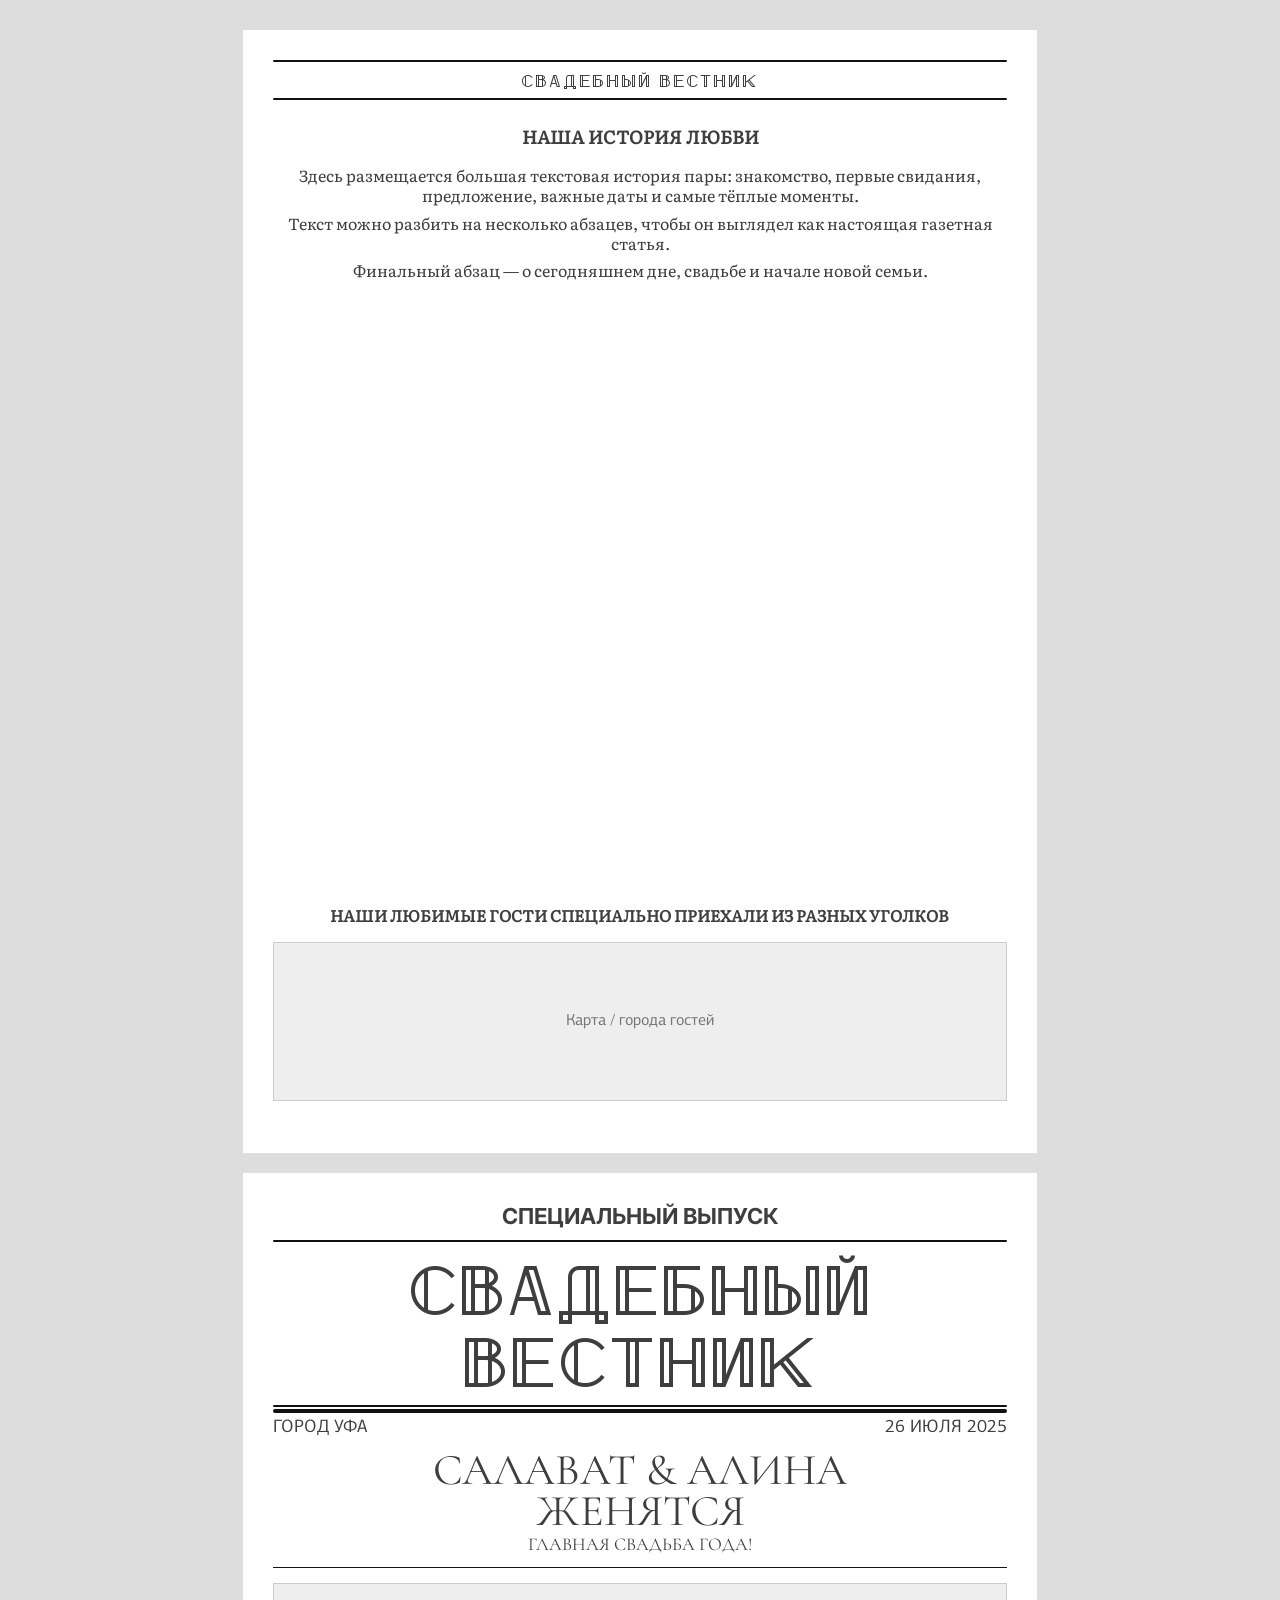
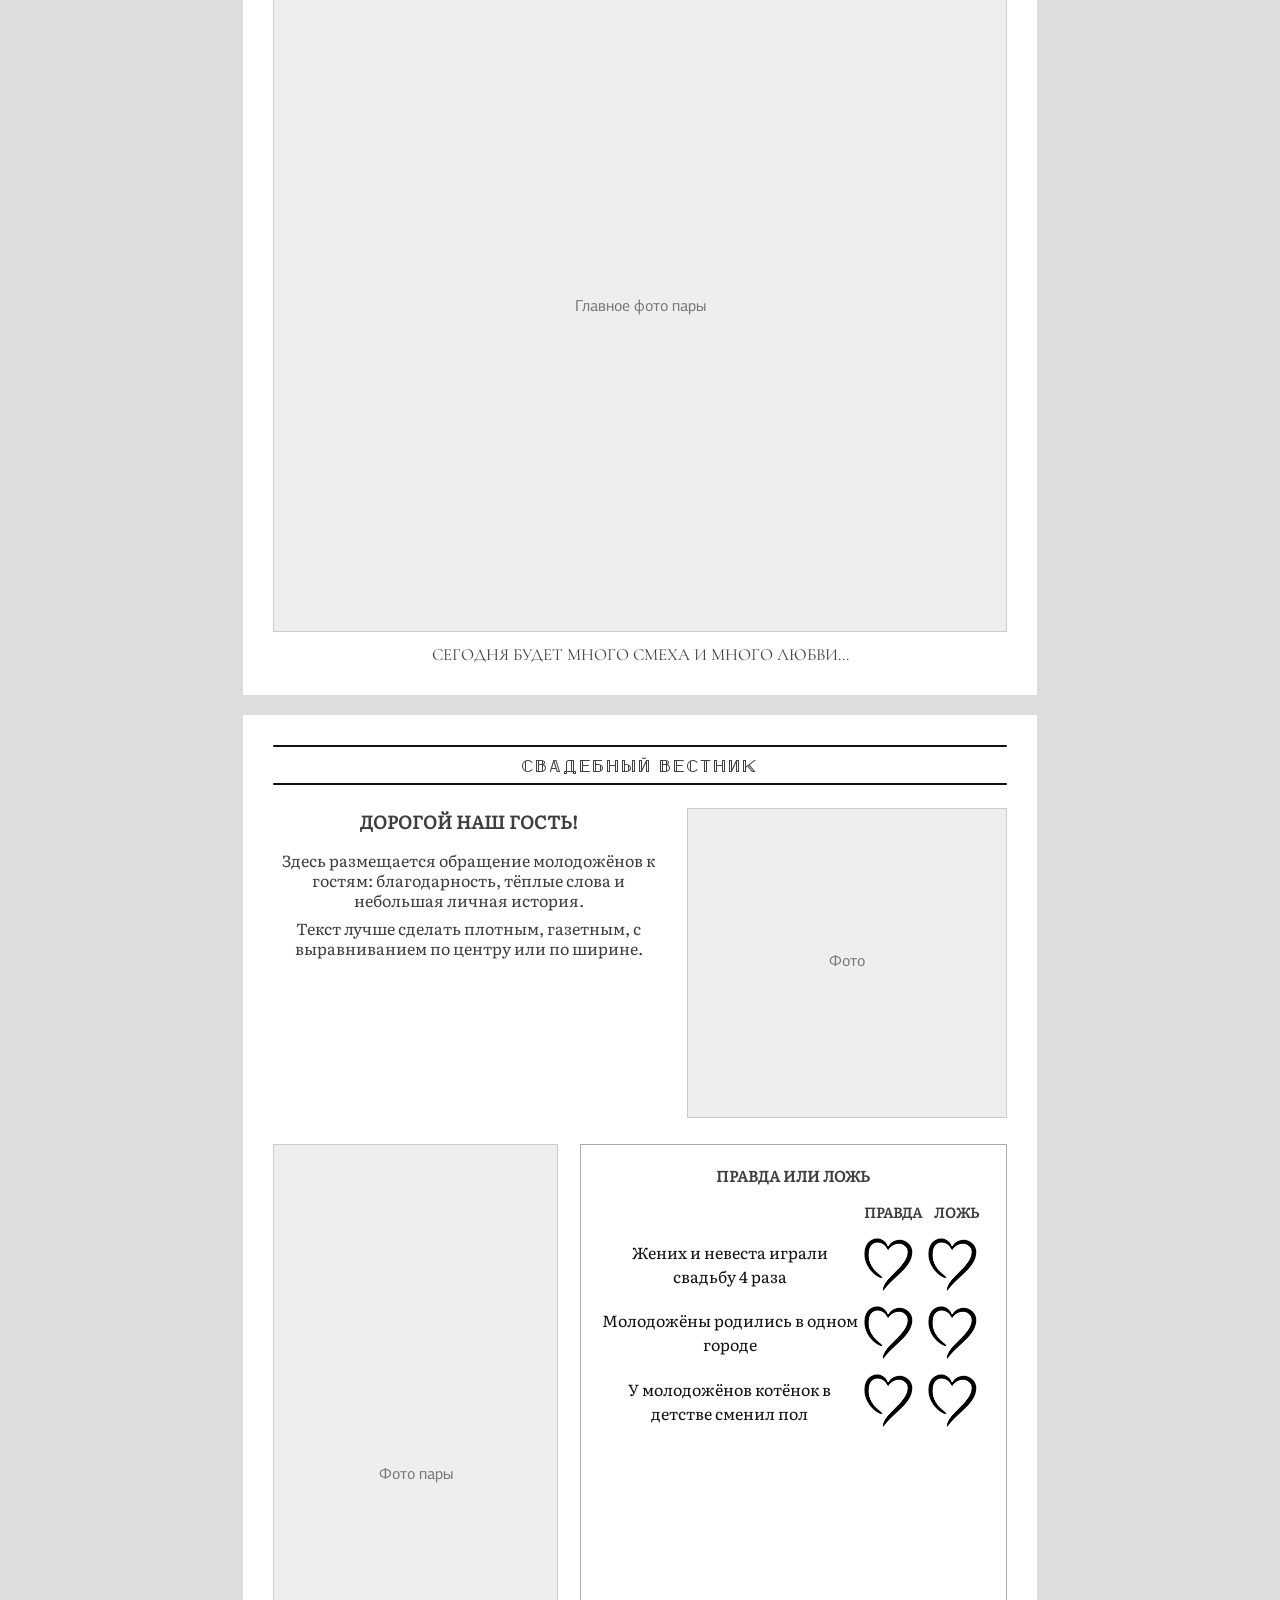
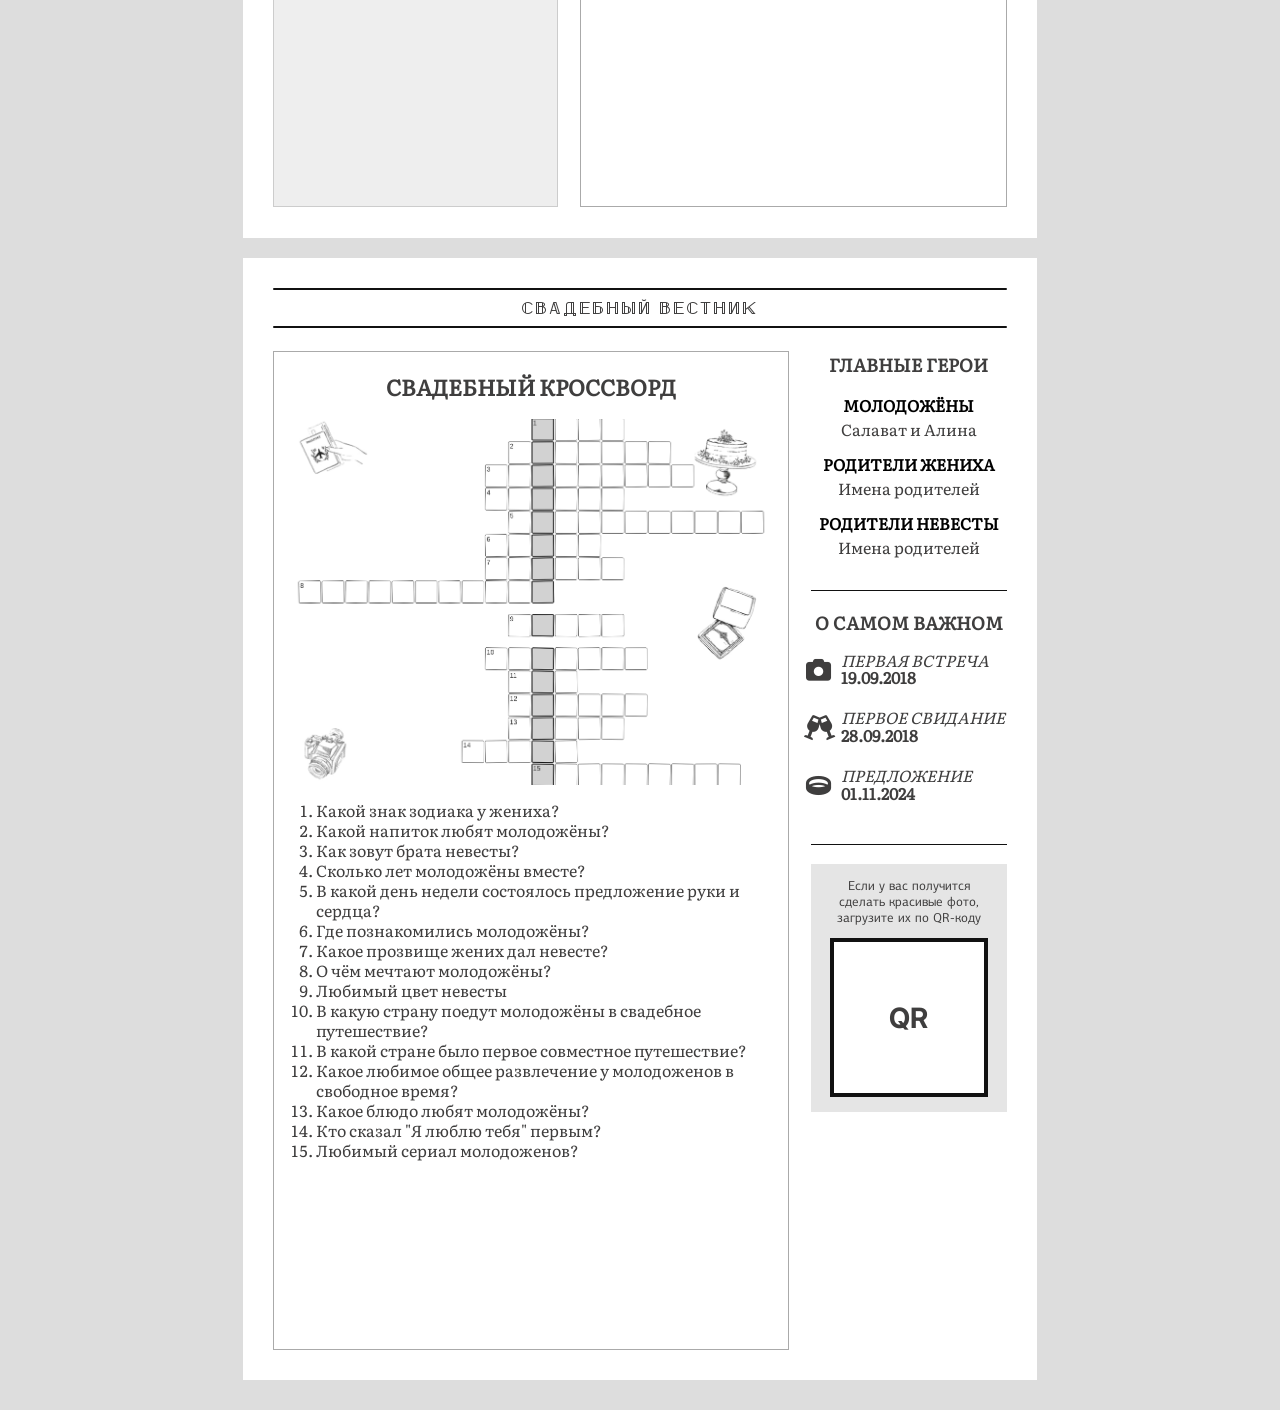
<file: index.html>
<!DOCTYPE html>
<html lang="ru">
<head>
  <meta charset="UTF-8" />
  <title>Свадебный вестник</title>
  <link rel="preconnect" href="https://fonts.googleapis.com" />
  <link rel="preconnect" href="https://fonts.gstatic.com" crossorigin />
  <link
    href="https://fonts.googleapis.com/css2?family=Cormorant+Garamond:wght@400;500;600;700&family=Inter:wght@400;500;600;700&display=swap&subset=cyrillic"
    rel="stylesheet"
  />
  <link rel="stylesheet" href="style.css" />
  <link href="https://fonts.googleapis.com/css2?family=Inter:opsz,wght@14..32,300;14..32,400;14..32,500;14..32,600&family=Playfair+Display:ital,wght@0,400;0,500;0,600;1,400&display=swap" rel="stylesheet">
  <link rel="stylesheet" href="https://cdnjs.cloudflare.com/ajax/libs/font-awesome/6.0.0-beta3/css/all.min.css">
</head>
<body>

<main class="newspaper">

  <!-- PAGE 1 -->
  <section class="page page-1">
    <section class="spread">
      <article class="half left-half">
        <header class="small-header">
          <div class="line"></div>
          <h2 class="title">Свадебный вестник</h2>
          <div class="line"></div>
        </header>

        <section class="love-story">
          <div class="love-story-text">
            <h3>Наша история любви</h3>

            <p>
              Здесь размещается большая текстовая история пары: знакомство,
              первые свидания, предложение, важные даты и самые тёплые моменты.
            </p>

            <p>
              Текст можно разбить на несколько абзацев, чтобы он выглядел как
              настоящая газетная статья.
            </p>

            <p>
              Финальный абзац — о сегодняшнем дне, свадьбе и начале новой семьи.
            </p>
          </div>

        </section>

        <section class="guest-map">
          <h3>Наши любимые гости специально приехали из разных уголков</h3>

          <div class="map-placeholder">
            <span>Карта / города гостей</span>
          </div>
        </section>
      </article>
    </section>
  </section>

  <!-- PAGE 2 -->
  <section class="page page-2">
    <section class="spread">
      <article class="half right-half front-page">
        <header class="main-header">
          <h4>Специальный выпуск</h4>

          <div class="double-line"></div>

          <h1 class="title">Свадебный вестник</h1>
          
          <div class="meta-row">
          </div>
          
          <div class="meta-row-big">
            <span>Город Уфа</span>
            <span>26 июля 2025</span>
          </div>
        </header>

        <section class="main-title">
          <h2>Салават & Алина<br>женятся</h2>
          <p>Главная свадьба года!</p>
        </section>

        <section class="hero-photo">
          <span>Главное фото пары</span>
        </section>

        <footer class="front-footer">
          Сегодня будет много смеха и много любви...
        </footer>
      </article>
    </section>
  </section>

  <!-- PAGE 3 -->
  <section class="page page-3">
    <section class="spread">
      <article class="half left-half">
        <header class="small-header">
          <div class="line"></div>
          <h2 class="title">Свадебный вестник</h2>
          <div class="line"></div>
        </header>

        <section class="guest-letter">
          <div class="letter-text">
            <h3>Дорогой наш гость!</h3>
            <p>
              Здесь размещается обращение молодожёнов к гостям:
              благодарность, тёплые слова и небольшая личная история.
            </p>
            <p>
              Текст лучше сделать плотным, газетным, с выравниванием по центру
              или по ширине.
            </p>
          </div>

          <div class="vertical-photo">
            <span>Фото</span>
          </div>
        </section>

        <section class="bottom-grid">
          <div class="photo-block">
            <span>Фото пары</span>
          </div>

          <div class="truth-game">
            <h3>Правда или ложь</h3>
            
            <div class="game-row">
              <p></p>
              <h4 class="game-row-title">Правда</h4>
              <h4 class="game-row-title">Ложь</>
            </div>


            <div class="game-row">
              <span>Жених и невеста играли свадьбу 4 раза</span>
              <img src="./image/heart.jpg" width="50"></img>
              <img src="./image/heart.jpg" width="50"></img>
            </div>

            <div class="game-row">
              <span>Молодожёны родились в одном городе</span>
              <img src="./image/heart.jpg" width="50"></img>
              <img src="./image/heart.jpg" width="50"></img>
            </div>

            <div class="game-row">
              <span>У молодожёнов котёнок в детстве сменил пол</span>
              <img src="./image/heart.jpg" width="50"></img>
              <img src="./image/heart.jpg" width="50"></img>
            </div>
          </div>
        </section>
      </article>
    </section>
  </section>

  <!-- PAGE 4 -->
  <section class="page page-4">
    <section class="spread">
      <article class="half right-half second-spread">
        <header class="small-header">
          <div class="line"></div>
          <h2 class="title">Свадебный вестник</h2>
          <div class="line"></div>
        </header>

        <section class="right-page-grid">

          <section class="crossword">
            <h3>Свадебный кроссворд</h3>

            <div class="crossword-field">
            </div>

            <ol>
              <li>Какой знак зодиака у жениха?</li>
              <li>Какой напиток любят молодожёны?</li>
              <li>Как зовут брата невесты?</li>
              <li>Сколько лет молодожёны вместе?</li>
              <li>В какой день недели состоялось предложение руки и сердца?</li>
              <li>Где познакомились молодожёны?</li>
              <li>Какое прозвище жених дал невесте?</li>
              <li>О чём мечтают молодожёны?</li>
              <li>Любимый цвет невесты</li>
              <li>В какую страну поедут молодожёны в свадебное путешествие?</li>
              <li>В какой стране было первое совместное путешествие?</li>
              <li>Какое любимое общее развлечение у молодоженов в свободное время?</li>
              <li>Какое блюдо любят молодожёны? </li>
              <li>Кто сказал "Я люблю тебя" первым? </li>
              <li>Любимый сериал молодоженов?</li>
            </ol>
       

          </section>

          <aside class="sidebar">
            <section class="sidebar-block">
              <h3>Главные герои</h3>
              <p><strong style="font-weight: bold; color: black; text-transform: uppercase;">Молодожёны</strong><br>Салават и Алина</p>
              <p><strong style="font-weight: bold; color: black; text-transform: uppercase;">Родители жениха</strong><br>Имена родителей</p>
              <p><strong style="font-weight: bold; color: black; text-transform: uppercase;">Родители невесты</strong><br>Имена родителей</p>
            </section>

            <section class="sidebar-block important">
              <h3>О самом важном</h3>

              <div class="date-row">
                <i class="fas fa-camera" style="position: relative; bottom: 5px; right: 5px;"></i>
                <p><em style="text-transform: uppercase; display: inline;">Первая встреча</em><br><strong>19.09.2018</strong></p>
              </div>

              <div class="date-row">
                <i class="fas fa-champagne-glasses" style="position: relative; bottom: 5px; right: 7px;"></i>
                <p><em style="text-transform: uppercase; display: inline;">Первое свидание</em><br><strong>28.09.2018</strong></p>
              </div>

              <div class="date-row">
                <i class="fas fa-ring" style="position: relative; bottom: 5px; right: 5px;"></i>
                <p><em style="text-transform: uppercase; display: inline;">Предложение</em><br><strong>01.11.2024</strong></p>
              </div>
            </section>

            <section class="qr-block">
              <p>Если у вас получится сделать красивые фото, загрузите их по QR-коду</p>
              <div class="qr-placeholder">QR</div>
            </section>
          </aside>

        </section>
      </article>
    </section>
  </section>

</main>

</body>
</html>
</file>
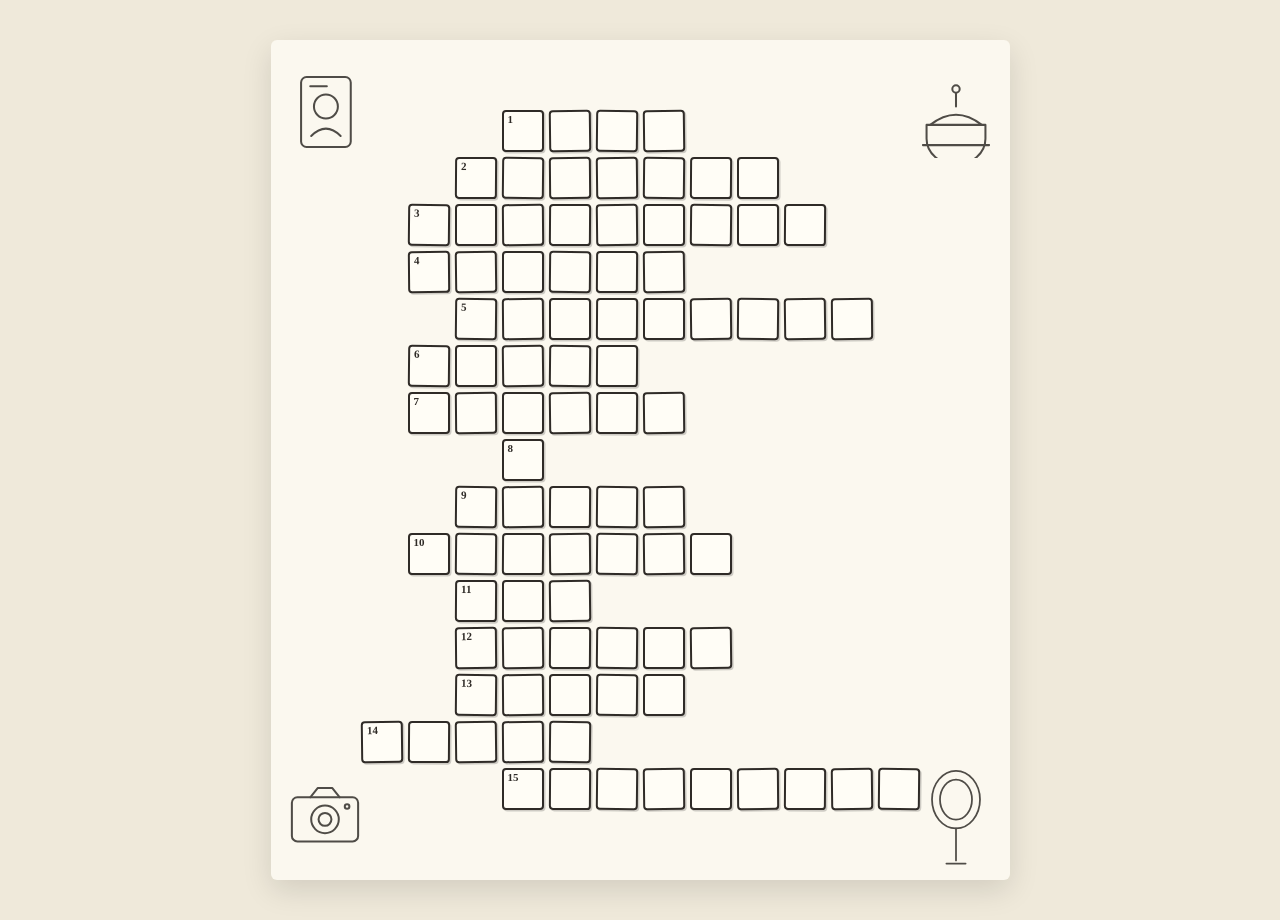
<file: file.html>
<!DOCTYPE html>
<html lang="ru">
<head>
<meta charset="UTF-8">
<meta name="viewport" content="width=device-width, initial-scale=1.0">
<title>Crossword</title>
<style>
  :root { --cell: 42px; --gap: 5px; }
  * { box-sizing: border-box; }
  body {
    margin: 0;
    background: #efe9da;
    font-family: "Comic Sans MS", "Segoe Print", "Bradley Hand", cursive;
    display: flex;
    justify-content: center;
    padding: 40px 16px;
  }
  .sheet {
    position: relative;
    background: #fbf8ef;
    padding: 70px 90px;
    border-radius: 6px;
    box-shadow: 0 10px 30px rgba(0,0,0,0.12);
  }
  .grid {
    display: grid;
    grid-template-columns: repeat(12, var(--cell));
    grid-template-rows: repeat(15, var(--cell));
    gap: var(--gap);
  }
  .cell {
    position: relative;
    background: #fffdf6;
    border: 2px solid #2f2b27;
    border-radius: 4px;
    box-shadow: 1.5px 1.5px 0 rgba(0,0,0,0.18);
  }
  .cell.spine { background: #fffdf6; }
  /* subtle hand-drawn wobble */
  .cell:nth-child(2n) { transform: rotate(-0.7deg); }
  .cell:nth-child(3n) { transform: rotate(0.6deg); }
  .cell:nth-child(5n) { transform: rotate(0.4deg); }
  .cell:nth-child(7n) { transform: rotate(-0.5deg); }
  .num {
    position: absolute;
    top: 2px;
    left: 4px;
    font-size: 11px;
    font-weight: 700;
    color: #2f2b27;
    line-height: 1;
  }
  /* decorative line-art illustrations, in the spirit of crossword #1 */
  .deco { position: absolute; width: 92px; height: 92px; opacity: 0.9; }
  .deco svg { width: 100%; height: 100%; }
  .deco svg * {
    fill: none;
    stroke: #3d3a35;
    stroke-width: 2.2;
    stroke-linecap: round;
    stroke-linejoin: round;
  }
  .d-passport { top: 26px; left: 8px; }
  .d-cake     { top: 26px; right: 8px; }
  .d-camera   { bottom: 22px; left: 8px; }
  .d-mirror   { bottom: 10px; right: 14px; width: 80px; height: 104px; }
  @media (max-width: 760px) { .deco { display: none; } .sheet { padding: 40px; } }
</style>
</head>
<body>
  <div class="sheet">
    <div class="deco d-passport"><svg viewBox="0 0 100 100"><rect x="24" y="12" width="54" height="76" rx="6"/><circle cx="51" cy="44" r="13"/><path d="M35 76 q16 -16 32 0"/><line x1="34" y1="22" x2="52" y2="22"/></svg></div>
    <div class="deco d-cake"><svg viewBox="0 0 100 100"><path d="M18 64 h64 v15 a8 7 0 0 1 -64 0 z"/><path d="M22 64 q28 -22 56 0"/><line x1="50" y1="30" x2="50" y2="44"/><circle cx="50" cy="25" r="4"/><line x1="14" y1="86" x2="86" y2="86"/></svg></div>
    <div class="deco d-camera"><svg viewBox="0 0 100 100"><rect x="14" y="34" width="72" height="48" rx="6"/><path d="M34 34 l8 -10 h16 l8 10"/><circle cx="50" cy="58" r="15"/><circle cx="50" cy="58" r="7"/><circle cx="74" cy="44" r="2.5"/></svg></div>
    <div class="deco d-mirror"><svg viewBox="0 0 100 130"><ellipse cx="50" cy="42" rx="30" ry="36"/><ellipse cx="50" cy="42" rx="20" ry="25"/><path d="M50 78 v40"/><path d="M38 122 h24"/></svg></div>
    <div class="grid">
        <div class="cell spine" style="grid-row:1; grid-column:4;"><span class="num">1</span></div>
        <div class="cell" style="grid-row:1; grid-column:5;"></div>
        <div class="cell" style="grid-row:1; grid-column:6;"></div>
        <div class="cell" style="grid-row:1; grid-column:7;"></div>
        <div class="cell" style="grid-row:2; grid-column:3;"><span class="num">2</span></div>
        <div class="cell spine" style="grid-row:2; grid-column:4;"></div>
        <div class="cell" style="grid-row:2; grid-column:5;"></div>
        <div class="cell" style="grid-row:2; grid-column:6;"></div>
        <div class="cell" style="grid-row:2; grid-column:7;"></div>
        <div class="cell" style="grid-row:2; grid-column:8;"></div>
        <div class="cell" style="grid-row:2; grid-column:9;"></div>
        <div class="cell" style="grid-row:3; grid-column:2;"><span class="num">3</span></div>
        <div class="cell" style="grid-row:3; grid-column:3;"></div>
        <div class="cell spine" style="grid-row:3; grid-column:4;"></div>
        <div class="cell" style="grid-row:3; grid-column:5;"></div>
        <div class="cell" style="grid-row:3; grid-column:6;"></div>
        <div class="cell" style="grid-row:3; grid-column:7;"></div>
        <div class="cell" style="grid-row:3; grid-column:8;"></div>
        <div class="cell" style="grid-row:3; grid-column:9;"></div>
        <div class="cell" style="grid-row:3; grid-column:10;"></div>
        <div class="cell" style="grid-row:4; grid-column:2;"><span class="num">4</span></div>
        <div class="cell" style="grid-row:4; grid-column:3;"></div>
        <div class="cell spine" style="grid-row:4; grid-column:4;"></div>
        <div class="cell" style="grid-row:4; grid-column:5;"></div>
        <div class="cell" style="grid-row:4; grid-column:6;"></div>
        <div class="cell" style="grid-row:4; grid-column:7;"></div>
        <div class="cell" style="grid-row:5; grid-column:3;"><span class="num">5</span></div>
        <div class="cell spine" style="grid-row:5; grid-column:4;"></div>
        <div class="cell" style="grid-row:5; grid-column:5;"></div>
        <div class="cell" style="grid-row:5; grid-column:6;"></div>
        <div class="cell" style="grid-row:5; grid-column:7;"></div>
        <div class="cell" style="grid-row:5; grid-column:8;"></div>
        <div class="cell" style="grid-row:5; grid-column:9;"></div>
        <div class="cell" style="grid-row:5; grid-column:10;"></div>
        <div class="cell" style="grid-row:5; grid-column:11;"></div>
        <div class="cell" style="grid-row:6; grid-column:2;"><span class="num">6</span></div>
        <div class="cell" style="grid-row:6; grid-column:3;"></div>
        <div class="cell spine" style="grid-row:6; grid-column:4;"></div>
        <div class="cell" style="grid-row:6; grid-column:5;"></div>
        <div class="cell" style="grid-row:6; grid-column:6;"></div>
        <div class="cell" style="grid-row:7; grid-column:2;"><span class="num">7</span></div>
        <div class="cell" style="grid-row:7; grid-column:3;"></div>
        <div class="cell spine" style="grid-row:7; grid-column:4;"></div>
        <div class="cell" style="grid-row:7; grid-column:5;"></div>
        <div class="cell" style="grid-row:7; grid-column:6;"></div>
        <div class="cell" style="grid-row:7; grid-column:7;"></div>
        <div class="cell spine" style="grid-row:8; grid-column:4;"><span class="num">8</span></div>
        <div class="cell" style="grid-row:9; grid-column:3;"><span class="num">9</span></div>
        <div class="cell spine" style="grid-row:9; grid-column:4;"></div>
        <div class="cell" style="grid-row:9; grid-column:5;"></div>
        <div class="cell" style="grid-row:9; grid-column:6;"></div>
        <div class="cell" style="grid-row:9; grid-column:7;"></div>
        <div class="cell" style="grid-row:10; grid-column:2;"><span class="num">10</span></div>
        <div class="cell" style="grid-row:10; grid-column:3;"></div>
        <div class="cell spine" style="grid-row:10; grid-column:4;"></div>
        <div class="cell" style="grid-row:10; grid-column:5;"></div>
        <div class="cell" style="grid-row:10; grid-column:6;"></div>
        <div class="cell" style="grid-row:10; grid-column:7;"></div>
        <div class="cell" style="grid-row:10; grid-column:8;"></div>
    <div class="cell" style="grid-row:11; grid-column:3;"><span class="num">11</span></div>
    <div class="cell spine" style="grid-row:11; grid-column:4;"></div>
    <div class="cell" style="grid-row:11; grid-column:5;"></div>
    <div class="cell" style="grid-row:12; grid-column:3;"><span class="num">12</span></div>
    <div class="cell spine" style="grid-row:12; grid-column:4;"></div>
    <div class="cell" style="grid-row:12; grid-column:5;"></div>
    <div class="cell" style="grid-row:12; grid-column:6;"></div>
    <div class="cell" style="grid-row:12; grid-column:7;"></div>
    <div class="cell" style="grid-row:12; grid-column:8;"></div>
    <div class="cell" style="grid-row:13; grid-column:3;"><span class="num">13</span></div>
    <div class="cell spine" style="grid-row:13; grid-column:4;"></div>
    <div class="cell" style="grid-row:13; grid-column:5;"></div>
    <div class="cell" style="grid-row:13; grid-column:6;"></div>
    <div class="cell" style="grid-row:13; grid-column:7;"></div>
    <div class="cell" style="grid-row:14; grid-column:1;"><span class="num">14</span></div>
    <div class="cell" style="grid-row:14; grid-column:2;"></div>
    <div class="cell" style="grid-row:14; grid-column:3;"></div>
    <div class="cell spine" style="grid-row:14; grid-column:4;"></div>
    <div class="cell" style="grid-row:14; grid-column:5;"></div>
    <div class="cell spine" style="grid-row:15; grid-column:4;"><span class="num">15</span></div>
    <div class="cell" style="grid-row:15; grid-column:5;"></div>
    <div class="cell" style="grid-row:15; grid-column:6;"></div>
    <div class="cell" style="grid-row:15; grid-column:7;"></div>
    <div class="cell" style="grid-row:15; grid-column:8;"></div>
    <div class="cell" style="grid-row:15; grid-column:9;"></div>
    <div class="cell" style="grid-row:15; grid-column:10;"></div>
    <div class="cell" style="grid-row:15; grid-column:11;"></div>
    <div class="cell" style="grid-row:15; grid-column:12;"></div>
    </div>
  </div>
</body>
</html>
</file>
<file: style.css>
@font-face {
    font-family: "Double Strike";
    src: local("Double Strike"),
         local("DoubleStrike"),
         url("./DoubleStrike.otf") format("opentype"),
         url("./Double Strike.ttf") format("truetype"),
         url("./Double%20Strike.ttf") format("truetype");
    font-weight: normal;
    font-style: normal;
    font-display: swap;
  }

  @font-face {
    font-family: "Literata";
    src: local("Literata-Regular"),
         url("./Literata-Regular.ttf") format("truetype"),
         url("./Literata-Regular.ttf") format("truetype");
    font-weight: normal;
    font-style: normal;
    font-display: swap;
  }

    @font-face {
    font-family: "Centro Sans Pro";
    src: local("PF Centro Sans Pro"),
         local("Centro Sans Pro"),
         url("./centro/pfcentrosanspro.woff2") format("woff2"),
         url("./centro/pfcentrosanspro.ttf") format("truetype");
    font-weight: 400;
    font-style: normal;
    font-display: swap;
  }

  @font-face {
    font-family: "XCompany-Regular";
    src: local("XCompany-Regular"),
         local("XCompany-Regular"),
         url("./XCompany-Regular.otf") format("opentype");
    font-weight: normal;
    font-style: normal;
    font-display: swap;
  }

* {
    box-sizing: border-box;
    margin: 0;
    padding: 0;
  }
  
  body {
    background: #ddd;
    padding: 30px;
    color: #3f3e3e;
    font-family: "Centro Sans Pro", "Inter", "Segoe UI", sans-serif;
  }
  
  .newspaper {
    display: grid;
    grid-template-columns: repeat(auto-fit, minmax(210mm, 210mm));
    gap: 20px;
    justify-content: center;
  }
  
  .page {
    width: 210mm;
    height: 297mm;
    background: #fff;
    padding: 8mm;
    overflow: hidden;
    page-break-after: always;
  }
  
  .spread {
    width: 100%;
    height: 100%;
    display: grid;
    grid-template-columns: 1fr;
    gap: 0;
  }
  
  .half {
    height: 100%;
    display: flex;
    flex-direction: column;
    overflow: hidden;
  }
  
  .small-header {
    text-align: center;
    margin-bottom: 6mm;
  }
  
  .small-header .line,
  .double-line {
    height: 2px;
    background: #111;
    border-radius: 5px;
  }
  
  .small-header h2 {
    font-family: "XCompany-Regular", serif;
    font-size: 18px;
    letter-spacing: 2px;
    text-transform: uppercase;
    margin: 2mm 0;
    font-weight: 400;
  }
  
  /* PAGE 1 LEFT */
  
  .love-story {
    flex: 1;
    min-height: 0;
    padding: 0 2mm;
    align-items: stretch;
  }

  .love-story-text {
   
    font-family: "Literata", serif;
    margin-bottom: 0px !important;
    font-size: 16px !important;
    text-align: center;
    min-width: 0;

  }

  .love-story-photo {
    background: #eee;
    border: 1px solid #ccc;
    display: flex;
    align-items: center;
    justify-content: center;
    color: #777;
    min-height: 0;
    overflow: hidden;
  }

  .love-story-photo img {
    width: 100%;
    height: 100%;
    object-fit: cover;
    display: block;
  }

  .letter-text p {
    font-family: "Literata", serif;
    margin-bottom: 0px !important;
    font-size: 16px !important;
  }

  .love-story h3,
  .guest-map h3,
  .guest-letter h3,
  .truth-game h3,
  .game-row-title,
  .crossword h3,
  .sidebar h3 {
    font-family: "Literata", serif;
    font-size: 18px;
    text-transform: uppercase;
    margin-bottom: 4mm;
    text-align: center;
  }
  
  .love-story-text h3 {
    text-align: center;
  }

  .love-story p {
    line-height: 1.25;
    margin-bottom: 2mm;
  }


  
  .guest-map {
    height: 58mm;
    text-align: center;
  }
  
  .guest-map h3 {
    font-size: 16px;
    max-width: 90%;
    margin: 0 auto 4mm;
  }
  
  .map-placeholder {
    height: 42mm;
    background: #eee;
    border: 1px solid #ccc;
    display: flex;
    align-items: center;
    justify-content: center;
    color: #777;
  }
  
  /* PAGE 1 RIGHT */
  
  .main-header {
    text-align: center;
  }
  
  .main-header h4 {
    font-family: "Inter", "Segoe UI", sans-serif;
    font-size: 22px;
    text-transform: uppercase;
    margin-bottom: 3mm;
  }
  
  .main-header h1 {
    font-family: "XCompany-Regular", serif;
    font-size: 48px;
    letter-spacing: 2px;
    text-transform: uppercase;
    font-weight: 400;
    line-height: 1;
    margin: 3mm 0 2mm;
  }

  .title {
    font-family: "Double Strike", ;
    font-size: 72px;
    text-transform: uppercase;
  }

  .small-header .title {
    font-size: 18px;
    letter-spacing: 2px;
  }

  .main-header .title {
    font-size: 72px;
    letter-spacing: 2px;
    line-height: 1;
  }
  
  .meta-row {
    display: flex;
    justify-content: space-between;
    padding-top: 1mm;
    font-size: 18px;
    text-transform: uppercase;
    position: relative;
}

  .meta-row::before {
      content: '';
      position: absolute;
      top: 0;
      left: 0;
      width: 100%;
      height: 2px;           /* вместо border-top: 1px */
      background-color: #111;
      border-radius: 5px;    /* скругление краёв */
  }

  .meta-row-big {
    display: flex;
    justify-content: space-between;
    padding-top: 2mm;
    font-size: 18px;
    text-transform: uppercase;
    position: relative; /* важно для позиционирования */
  }

  .meta-row-big::before {
      content: '';
      position: absolute;
      top: 0;
      left: 0;
      width: 100%;
      height: 4px;
      background-color: #111;
      border-radius: 5px; /* скругляем саму линию */
  }
  
  .main-title {
    text-align: center;
    border-bottom: 1px solid #111;
    padding: 3mm 0;
  }
  
  .main-title h2 {
    font-family: "Cormorant Garamond", serif;
    font-size: 44px;
    line-height: 0.95;
    text-transform: uppercase;
    font-weight: 400;
  }
  
  .main-title p {
    font-family: "Cormorant Garamond", serif;
    font-size: 18px;
    text-transform: uppercase;
  }
  
  .hero-photo {
    flex: 1;
    margin-top: 4mm;
    background: #eee;
    border: 1px solid #ccc;
    display: flex;
    align-items: center;
    justify-content: center;
    color: #777;
  }
  
  .front-footer {
    font-family: "Cormorant Garamond", serif;
    text-align: center;
    font-size: 17px;
    text-transform: uppercase;
    margin-top: 3mm;
  }
  
  /* PAGE 2 LEFT */
  
  .guest-letter {
    display: grid;
    grid-template-columns: 1.1fr 0.9fr;
    gap: 6mm;
    height: 82mm;
    margin-bottom: 7mm;
  }
  
  .letter-text {
    text-align: center;
  }
  
  .letter-text p {
    line-height: 1.25;
    margin-bottom: 2mm !important;
  }
  
  .vertical-photo,
  .photo-block {
    background: #eee;
    border: 1px solid #ccc;
    display: flex;
    align-items: center;
    justify-content: center;
    color: #777;
  }
  
  .bottom-grid {
    flex: 1;
    display: grid;
    grid-template-columns: 0.8fr 1.2fr;
    gap: 6mm;
  }
  
  .truth-game {
    border: 1px solid #aaa;
    padding: 5mm;
  }
  
  .truth-game h3 {
    font-size: 15px;
  }
  
  .game-row {
    display: grid;
    grid-template-columns: 1fr 60px 60px;
    gap: 1mm;
    align-items: center;
    font-size: 14px;
    margin-bottom: 4mm;
  }

  .game-row p {
    text-align: center;
  }

  .game-row span {
    font-family: "Literata", serif;
    font-size: 16px;
    text-align: center;
    color: #111;
  }

  .game-row-title {
    text-align: center;
    font-size: 14px;
    margin-bottom: 0 !important;
  }
  
  /* PAGE 2 RIGHT */
  
  .right-page-grid {
    flex: 1;
    display: grid;
    grid-template-columns: 1.45fr 0.55fr;
    gap: 6mm;
  }
  
  .crossword {
    border: 1px solid #aaa;
    padding: 5mm;
  }
  
  .crossword h3 {
    font-size: 22px;
  }
  
  .crossword-field {
    height: 97mm;
    margin-bottom: 4mm;
    background-image: url("image/crossword_final.png");
    background-repeat: no-repeat;
    background-position: center;
    background-size: cover;
  }
  
  .crossword ol {
    font-family: "Literata", serif;
    font-size: 16px !important;
    padding-left: 6mm;
    line-height: 1.25;
  }
  
  .sidebar {
    display: flex;
    flex-direction: column;
    gap: 5mm;
  }
  
  .sidebar-block {
    border-bottom: 1px solid #111;
    padding-bottom: 5mm;
    text-align: center;
  }
  
  .sidebar-block h3 {
    font-size: 18px;
  }
  
  .sidebar-block p {
    font-size: 16px;
    font-family: "Literata", serif;
    margin-bottom: 3mm;
  }
  
  .date-row {
    display: grid;
    grid-template-columns: 18px 1fr;
    gap: 3mm;
    align-items: center;
    text-align: left;
    margin-bottom: 3mm;
  }
  
  .date-row i {
    font-size: 25px;
  }
  
  .date-row p {
    font-size: 16px;
    line-height: 1.1;
  }
  
  .qr-block {
    background: #e5e5e5;
    padding: 4mm;
    text-align: center;
    font-size: 13px;
  }
  
  .qr-placeholder {
    width: 42mm;
    height: 42mm;
    margin: 3mm auto 0;
    background: #fff;
    border: 4px solid #111;
    display: flex;
    align-items: center;
    justify-content: center;
    font-family: "Inter", "Segoe UI", sans-serif;
    font-size: 28px;
    font-weight: 700;
  }
  
  /* PRINT */
  
  @page {
    size: A4 portrait;
    margin: 0;
  }
  
  @media print {
    body {
      background: #fff;
      padding: 0;
    }
  
    .newspaper {
      gap: 0;
      display: block;
    }
  
    .page {
      width: 210mm;
      height: 297mm;
      padding: 8mm;
    }
  }
</file>
